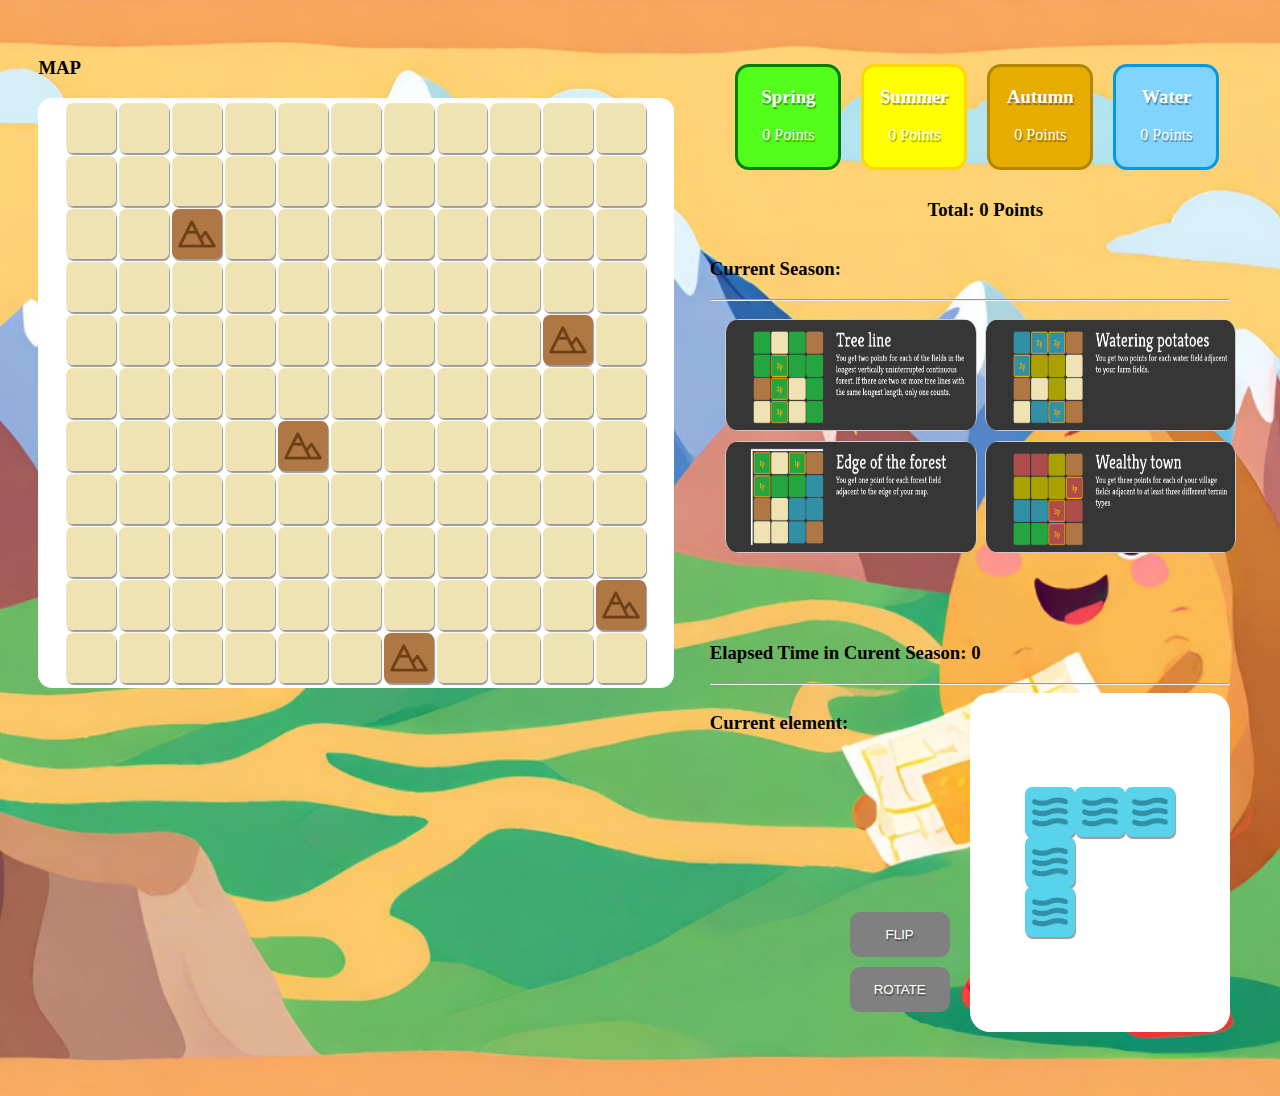
<file: index.html>
<!DOCTYPE html>
<html lang="en">
  <head>
    <meta charset="UTF-8" />
    <meta name="viewport" content="width=device-width, initial-scale=1.0" />
    <title>Document</title>
    <link rel="stylesheet" href="style.css" />
  </head>
  <body>
    <div id="main">
      <div class="col-7">
        <span><h3>MAP</h3></span>
        <div id="map">
          <div class="grid" id="grid"></div>
        </div>
      </div>

      <div id="details" class="col-5">
        <div class="score"></div>
        <div>
          <span
            ><h3>Current Season: <span class="seasonText"></span></h3>
          </span>
          <hr />
        </div>
        <div class="missions"></div>

        <h3>
          Elapsed Time in Curent Season:
          <span class="ELementNumber">0</span>
        </h3>

        <hr />
        <div class="nextElement"></div>
      </div>
    </div>

    <script src="script.js"></script>
  </body>
</html>
</file>
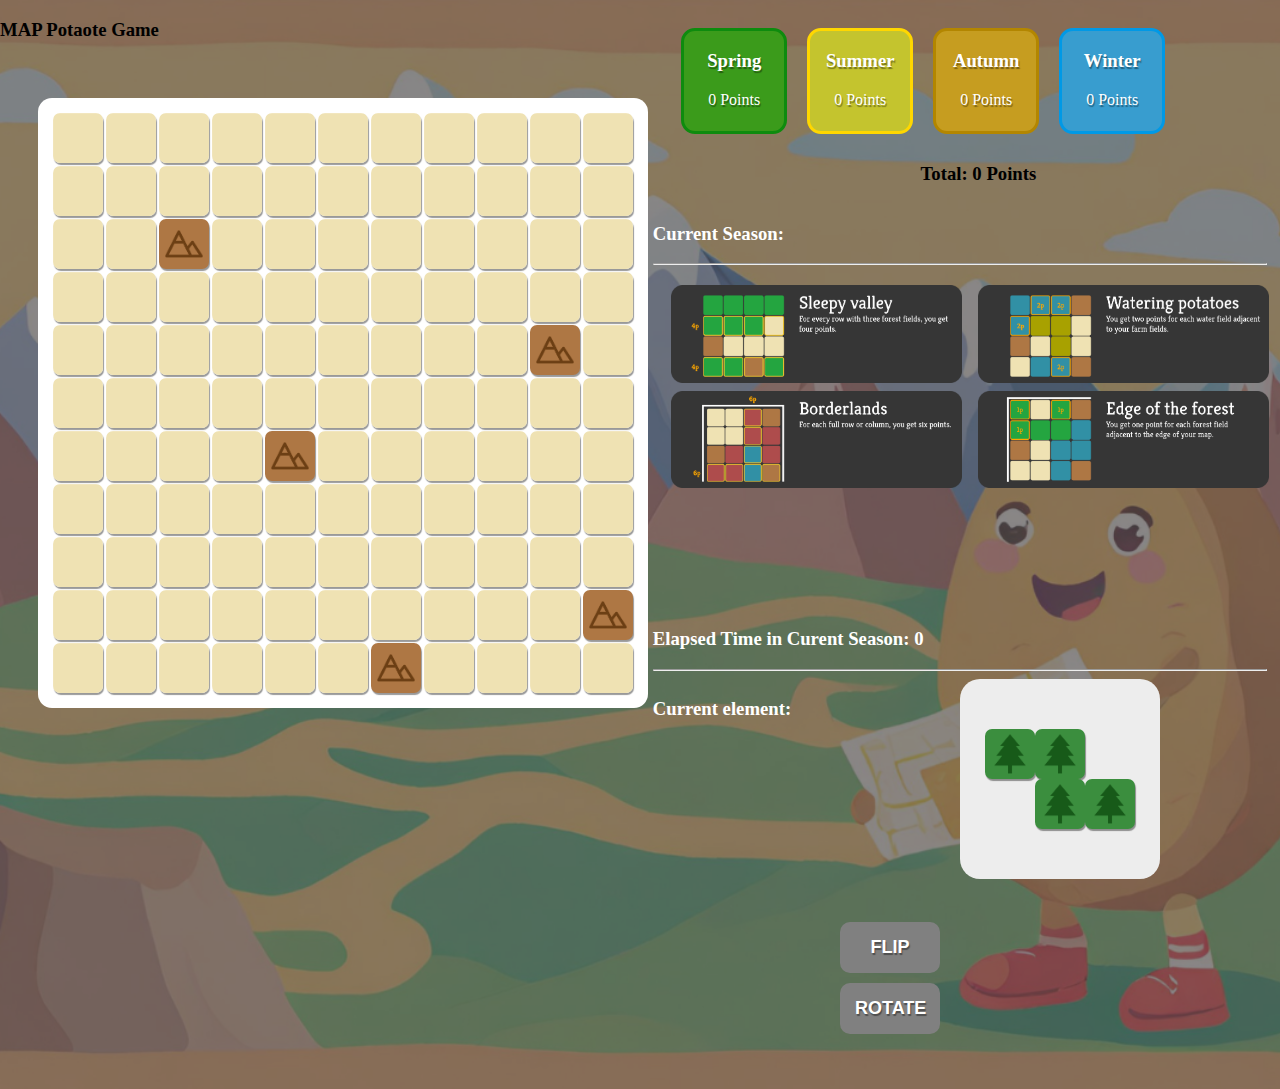
<file: Map Palcing Game/JavaScript Assignment/JavaScript Assignment/index.html>
<!DOCTYPE html>
<html lang="en">
  <head>
    <meta charset="UTF-8" />
    <meta name="viewport" content="width=device-width, initial-scale=1.0" />
    <title>Map Placing Game</title>
    <link rel="stylesheet" href="style.css" />
    
    
  </head>
  <body>
    <div id="main">
      <div class="col-6">
        <span><h3>MAP Potaote Game</h3></span>
        <div id="map">
          <div class="grid" id="grid"></div>
        </div>
      </div>

      <div id="details" class="col-6">
        <div class="score"></div>
        <div>
          <span
            ><h3 class = "season">Current Season: <span class="seasonText" ></span></h3>
          </span>
          <hr />
        </div>
        <div class="missions"></div>

        <h3 class="time">
          Elapsed Time in Curent Season:
          <span class="ELementNumber">0</span>
        </h3>

        <hr />
        <div class="nextElement"></div>
      </div>
    </div>

    <div class="hidden hdDiv"><button class="reset">Reset</button></div>

    <script src="script.js"></script>
  </body>
</html>
</file>
<file: style.css>
body {
  margin: 0;
  padding: 0;
  display: flex;
  flex-wrap: wrap;
  height: 100vh;
  background-image: url(/missions_hun/theme.png);
  position: relative;
  background-size: cover;
  background-repeat: no-repeat;
  background-position: center center;
  height: 100%;

  /* background: linear-gradient(rgb(61, 132, 61),rgb(144, 144, 66)); */
  
  
  
  

}


#main {
  display: flex;
  width: 100%;
  margin: 3%;
  /* flex: 1; */
  /* background-color:  rgba(0, 0, 0, 0.4);; */
  /* z-index: -1; */
}

/* #map {
  align-items: center;
  margin-bottom: 10%;
  display: grid;
  padding: 3%;
  z-index: -1;
  background-color: whitesmoke;
  border-radius: 14px;
  flex: 1;
} */

/* .cell {
  width: 100%;
  margin-bottom: 5px;
  background-color: lightgoldenrodyellow;
  box-shadow: 1px 1px 1px rgba(0, 0, 0, 0.3);
  border-radius: 10%;
   width: 65px;
  height: 65px; 
  width: 4rem;
  height: 4rem;
  height: 4em;
  box-sizing: border-box;
  border: 1px solid black;
} */
.grid {

  display: grid;
  grid-template-columns: repeat(11, 50px);
  grid-template-rows: repeat(11, 50px);
  gap: 3px; /* Equal gap for both rows and columns */
  background-color:#fff;
  padding: 5px;
  /* display: block; */
  align-items: center;
  justify-content: center;
  border-radius: 14px;
}

.cell {
  width: 50px;
  height: 50px;
  /* border: 1px solid #000; Border around each cell */
  border-radius: 7px;
  background-size: cover;
  background-repeat: no-repeat;
  box-shadow: 1px 2px 1px rgba(0, 0, 0, 0.4);
}


#details {
  display: block;
  flex-direction: column;
  justify-content: center;
  align-items: center;
  /* background-color: black; */
  /* flex: 1; */
  /* margin-right: 3%; */
  overflow: hidden;
  padding-left: 3%;
  padding-right: 1%;
  padding-bottom: 10%;
}

.score {
  margin: 3%;
  /* padding: 10%; */
  width: 100%;
  display: block;
  align-items: center;
  justify-content: center;

  /* background-color: black; */
}
.totalPoints {
  display: flex;
  align-items: center;
  justify-content: center;
}
.scoreBoxs {
  align-items: center;
  justify-content: center;
}

.scoreBox {
  width: 100px;
  height: 100px;
  border: 1px solid #ccc;
  margin: 10px;
  display: inline-block;
  text-align: center;
  cursor: pointer;
  border-radius: 14px;

  color: white;
  text-shadow: 1px 2px 1px rgba(0, 0, 0, 0.4);

}

.score1 {
  background-color: #53ff1a;
  border: 3px solid green;
}
.score2 {
  background-color: #ffff00;
  border: 3px solid gold;
}
.score3 {
  background-color: #e6ac00;
  border: 3px solid #b38600;
}
.score4 {
  background-color: #80d4ff;
  border: 3px solid #0099e6;
}

.col-1 {
  width: 8.33%;
}
.col-2 {
  width: 16.66%;
}
.col-3 {
  width: 25%;
}
.col-4 {
  width: 33.33%;
}
.col-5 {
  width: 45%; /*41.66%;*/
}
.col-6 {
  width: 50%;
}
.col-7 {
  /* width: 58.33%; */
  width: 55%;
}
.col-8 {
  width: 66.66%;
}
.col-9 {
  width: 75%;
}
.col-10 {
  width: 83.33%;
}
.col-11 {
  width: 91.66%;
}
.col-12 {
  width: 100%;
}

.missions {
  display: flex;
  align-items: center;
  justify-content: center;
  height: 35%;
  width: 100%;
}
.mission-card {
  width: 100%;
  height: 35%;
  padding: 0px;
  border: 1px solid #ccc;
  color: #fff;

  /* background-color: lightslategray; */
  margin: 1%;
  border-radius: 14px;
  margin: 10px;
}
.btn {
  display: block;
  float: right;
  margin-top: 50%;
  padding: 20px;
}

button {
  width: 100px;
  display: block;
  padding: 15px;
  color: #fff;
  text-shadow: 1px 2px 1px rgba(0, 0, 0, 0.4);
  background-color: grey;
  border: none;
  border-radius: 10px;
  margin-top: 10px;
}
.nextElement {
  display: flex;
  /* padding: 20px; */
}

.right {
  display: flex;
  background-color: #fff;
  border-radius: 20px;
  align-items: center;
  justify-content: center;
  /* background-image: url(/tiles/base_tile.png); */
  /* padding: 25% 10% 25% 15%; */
}

.left {
  display: block;
}

.missionDivs {
  display: block;
  height: 100%;
  width: 100%;
  margin: 1%;
}
.missionDivs img {
  width: 100%;
  height: 100%;
}

/* .totalPoints {
  display: block;
} */
/* 
table {
  display: block;
  width: 200px;
  height: 200px;
  margin: 100px;
  
} */

/* table tr {
  width: 40px;
  height: 40px;
} */

/* table td {
  width: 80px;
  height: 55px;
} */
/* 
button {
  width: 100px;
  margin: 10px;
  padding: 10px;
} */

.mountain {
  background-color: chocolate;
  background-image: url(./tiles/mountain_tile.png);
  background-repeat: no-repeat;
  background-size: cover;
}
/* .highlightedCell {
  border: 3px solid green;
  box-sizing: content-box;
} */

.cell.highlightedCell::before {
  /* content: ""; */
  position: relative;
  /* top: -3px;
  left: -3px;
  right: -3px;
  bottom: -3px; */
  border: 2px solid green;
  border-radius: 10%;
}

[type="water"] {
  color: blue;
  background-image: url("/tiles/water_tile.png");
  background-repeat: no-repeat;
  background-size: cover;
}
[type="forest"] {
  color: blue;
  background-image: url("/tiles/forest_tile.png");
  background-repeat: no-repeat;
  background-size: cover;
}
[type="farm"] {
  color: blue;
  background-image: url("/tiles/plains_tile.png");
  background-repeat: no-repeat;
  background-size: cover;
}
[type="town"] {
  color: blue;
  background-image: url("/tiles/village_tile.png");
  background-repeat: no-repeat;
  background-size: cover;
}
</file>
<file: Map Palcing Game/JavaScript Assignment/JavaScript Assignment/style.css>
body {
  margin: 0;
  padding: 0;
  display: flex;
  flex-wrap: wrap;
  /* height: 100vh; */
  background-image: url(./missions_hun/theme.png);
  position: relative;
  background-size: cover;
  background-repeat: no-repeat;
  background-position: center center;
  height: 100%;
  
  
}

#main {
  display: flex;
  width: 100%;
  /* margin: 3%; */
position: relative;
  /* flex: 1; */
  background-color:  rgba(87, 82, 82, 0.7);;
  /* z-index: -1; */
}


.grid {
  position: absolute;
  display: grid;
  grid-template-columns: repeat(11, 50px);
  grid-template-rows: repeat(11, 50px);
  gap: 3px; /* Equal gap for both rows and columns */
  background-color: #fff;
  padding: 15px;
  margin: 3%;
  /* display: block; */
  align-items: center;
  justify-content: center;
  border-radius: 14px;
}

.cell {
  position: relative;
  width: 50px;
  height: 50px;
  /* border: 1px solid #000; Border around each cell */
  border-radius: 7px;
  background-size: cover;
  background-repeat: no-repeat;
  box-shadow: 1px 2px 1px rgba(0, 0, 0, 0.4);
}

#details {
  display: block;
  flex-direction: column;
  justify-content: center;
  align-items: center;
  /* background-color: black; */
  /* flex: 1; */
  /* margin-right: 3%; */
  overflow: hidden;
  padding-left: 3%;
  padding-right: 1%;
  padding-bottom: 10%;
}

.score {
  margin: 3%;
  /* padding: 10%; */
  width: 100%;
  display: block;
  align-items: center;
  justify-content: center;

  /* background-color: black; */
}
.totalPoints {
  display: flex;
  align-items: center;
  justify-content: center;
}
.scoreBoxs {
  align-items: center;
  justify-content: center;
}

.scoreBox {
  width: 100px;
  height: 100px;
  border: 1px solid #ccc;
  margin: 10px;
  display: inline-block;
  text-align: center;
  cursor: pointer;
  border-radius: 14px;

  color: white;
  text-shadow: 1px 2px 1px rgba(0, 0, 0, 0.4);
  font-family: Georgia, 'Times New Roman', Times, serif;
  
}

.score1 {
  background-color: #3b9b1b;
  border: 3px solid rgb(14, 139, 14);
}
.score2 {
  background-color: #c4c42e;
  border: 3px solid gold;
}
.score3 {
  background-color: #c69d20;
  border: 3px solid #b38600;
}
.score4 {
  background-color: #389dcf;
  border: 3px solid #0099e6;
}

.col-1 {
  width: 8.33%;
}
.col-2 {
  width: 16.66%;
}
.col-3 {
  width: 25%;
}
.col-4 {
  width: 33.33%;
}
.col-5 {
  width: 45%; /*41.66%;*/
}
.col-6 {
  width: 50%;
}
.col-7 {
  /* width: 58.33%; */
  width: 55%;
}
.col-8 {
  width: 66.66%;
}
.col-9 {
  width: 75%;
}
.col-10 {
  width: 83.33%;
}
.col-11 {
  width: 91.66%;
}
.col-12 {
  width: 100%;
}

.missions {
  display: flex;
  align-items: center;
  justify-content: center;
  height: 35%;
  width: 100%;
}
.mission-card {
  width: 100%;
  height: 35%;
  padding: 0px;
  /* border: 1px solid #ccc; */
  /* color: #fff; */

  /* background-color: lightslategray; */
  margin: 1%;
  border-radius: 14px;
  margin: 10px;
}
.btn {
  display: block;
  float: right;
  margin-top: 50%;
  padding: 20px;
}

button {
  width: 100px;
  display: block;
  padding: 15px;
  color: #fff;
  text-shadow: 1px 2px 1px rgba(0, 0, 0, 0.4);
  background-color: grey;
  border: none;
  border-radius: 10px;
  margin-top: 10px;
  font-family: 'Franklin Gothic Medium', 'Arial Narrow', Arial, sans-serif;
  font-weight: bold;
  font-size: large;
}
.nextElement {
  display: flex;
  /* padding: 20px; */
}

.right {
  display: flex;
  background-color: #ededed;
  border-radius: 20px;
  align-items: center;
  justify-content: center;
  width: 200px;
  height: 200px;
  /* background-color: rgba(255, 255, 255, 0.1); */
  /* padding: 25% 10% 25% 15%; */
}

.left {
  display: block;
}

.missionDivs {
  display: block;
  height: 100%;
  width: 100%;
  margin: 0;
  padding: 1%;
}
.missionDivs img {
  width: 100%;
  height: 100%;
}



.mountain {
  background-color: chocolate;
  background-image: url(./tiles/mountain_tile.png);
  background-repeat: no-repeat;
  background-size: cover;
}

.cell.highlightedCell::before {
  /* content: ""; */
  position: relative;
  border: 2px solid green;
  border-radius: 10%;
}

[type="water"] {
  color: blue;
  background-image: url("/tiles/water_tile.png");
  background-repeat: no-repeat;
  background-size: cover;
}
[type="forest"] {
  color: blue;
  background-image: url("/tiles/forest_tile.png");
  background-repeat: no-repeat;
  background-size: cover;
}
[type="farm"] {
  color: blue;
  background-image: url("/tiles/plains_tile.png");
  background-repeat: no-repeat;
  background-size: cover;
}
[type="town"] {
  color: blue;
  background-image: url("/tiles/village_tile.png");
  background-repeat: no-repeat;
  background-size: cover;
}


.highlightMissions img {
  box-shadow: 2px 2px 10px rgba(132, 255, 0, 0.989);
  border-radius: 5px;
}

.mission-card div {
  padding: 2px;
  /* margin: 7px; */
}
.currentEleText
{
  color: #fff;
  /* font-weight: bold; */
  font-family: Georgia,'Times New Roman', Times, serif;
  
}


.time
{
  color: #fff;
  font-family: Georgia, 'Times New Roman', Times, serif;
  /* font-weight: bold; */

}

.season
{
  color: #fff;
  font-family: Georgia, 'Times New Roman', Times, serif;
}

.hidden{
  display: none;

}

.hdDiv{
  width: 100vh;
  background-color:  rgba(87, 82, 82, 0.9);
}

.reset{
  display: flex;
  align-items: center;
  justify-content: center;
  transform: translate(-50%, -50%);
  position: absolute;
  top: 50%;
  left: 50%;  
}
</file>
